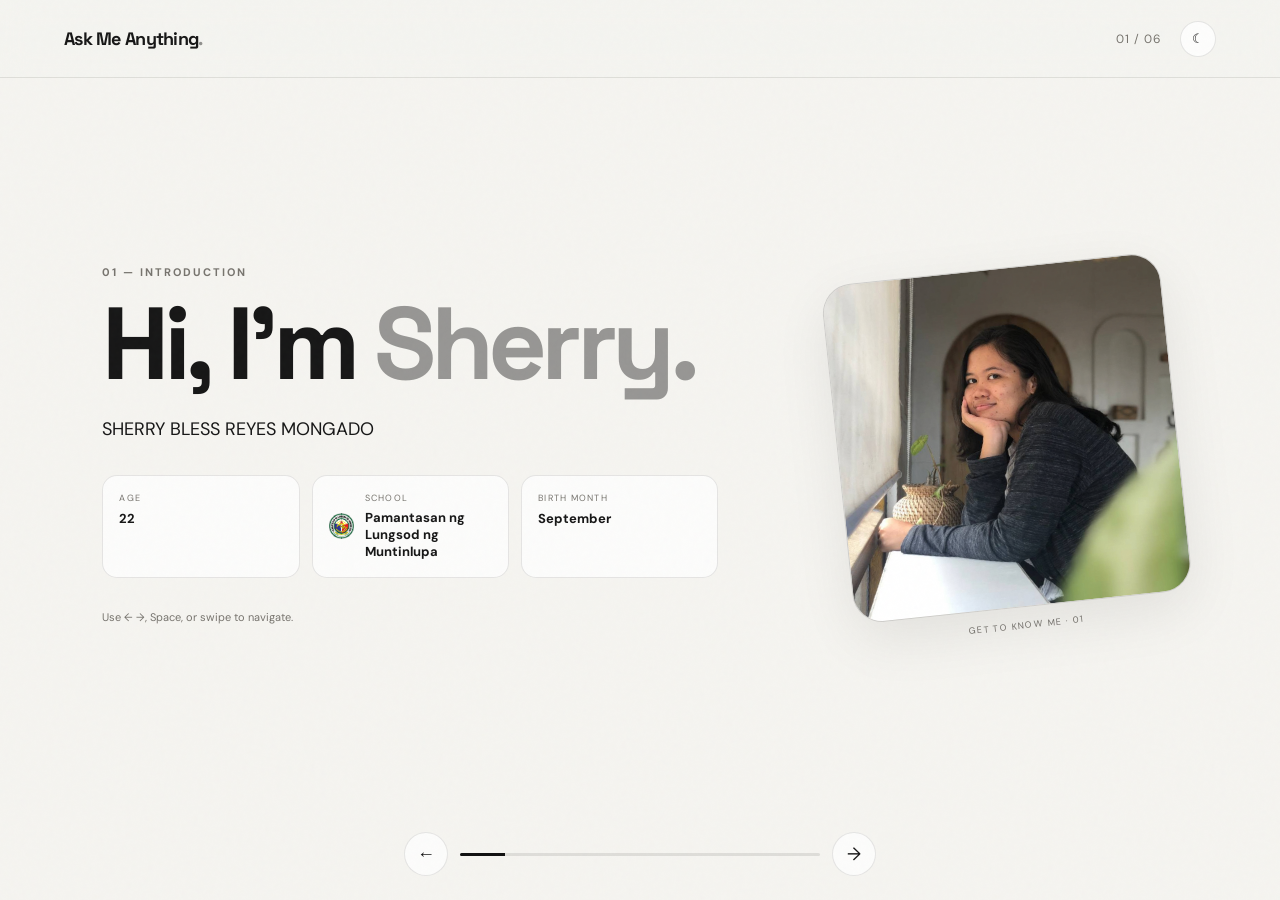
<file: index.html>
<!DOCTYPE html>
<html lang="en">
<head>
<meta charset="UTF-8">
<meta name="viewport" content="width=device-width,initial-scale=1.0">
<meta name="description" content="Sherry's interactive AMA presentation">
<title>AMA — Sherry</title>
<link rel="stylesheet" href="style.css">
</head>
<body data-slide="1">
<div class="noise"></div>
<header>
    <div class="brand">Ask Me Anything<span>.</span></div>
    <div class="right"><span>01 / 06</span><button id="theme">☾</button></div>
</header>

<main id="presentation">
    <section class="slide active">
        <div class="hero"><div>
            <p class="eyebrow">01 — INTRODUCTION</p>
            <h1>Hi, I'm <span>Sherry.</span></h1>
            <p class="lead">SHERRY BLESS REYES MONGADO</p>

            <div class="facts">
    <div>
        <small>AGE</small>
        <b>22</b>
    </div>

    <div class="fact-school">
        <img src="logo.png" alt="School logo" onerror="this.style.display='none'">
        <div>
            <small>SCHOOL</small>
            <b>Pamantasan ng Lungsod ng Muntinlupa</b>
        </div>
    </div>

    <div>
        <small>BIRTH MONTH</small>
        <b>September</b>
    </div>
</div>
        <p class="hint">Use ← →, Space, or swipe to navigate.</p></div>
        <div class="profile">
             <div class="grad-pop">🎓 I graduated with a BS in Information Technology!</div>
            <div class="photo">
                <img src="black.png" alt="black" onerror="this.style.display='none';this.parentElement.classList.add('placeholder')">
                <img class="alt" src="grad.png" alt="Sherry at graduation" onerror="this.style.display='none'">
                <span>YOUR<br>PHOTO</span>
            </div>
            <small>GET TO KNOW ME · 01</small>
        </div>
    </div>
</section>
</main>

<nav>
    <button id="prev" disabled>←</button>
    <div class="bar">
        <span style="width:12.5%"></span>
    </div>
    <a id="next" href="journey.html">→</a>
</nav>

<div id="toast"></div>
<script src="script.js"></script>
</body>
</html>
</file>
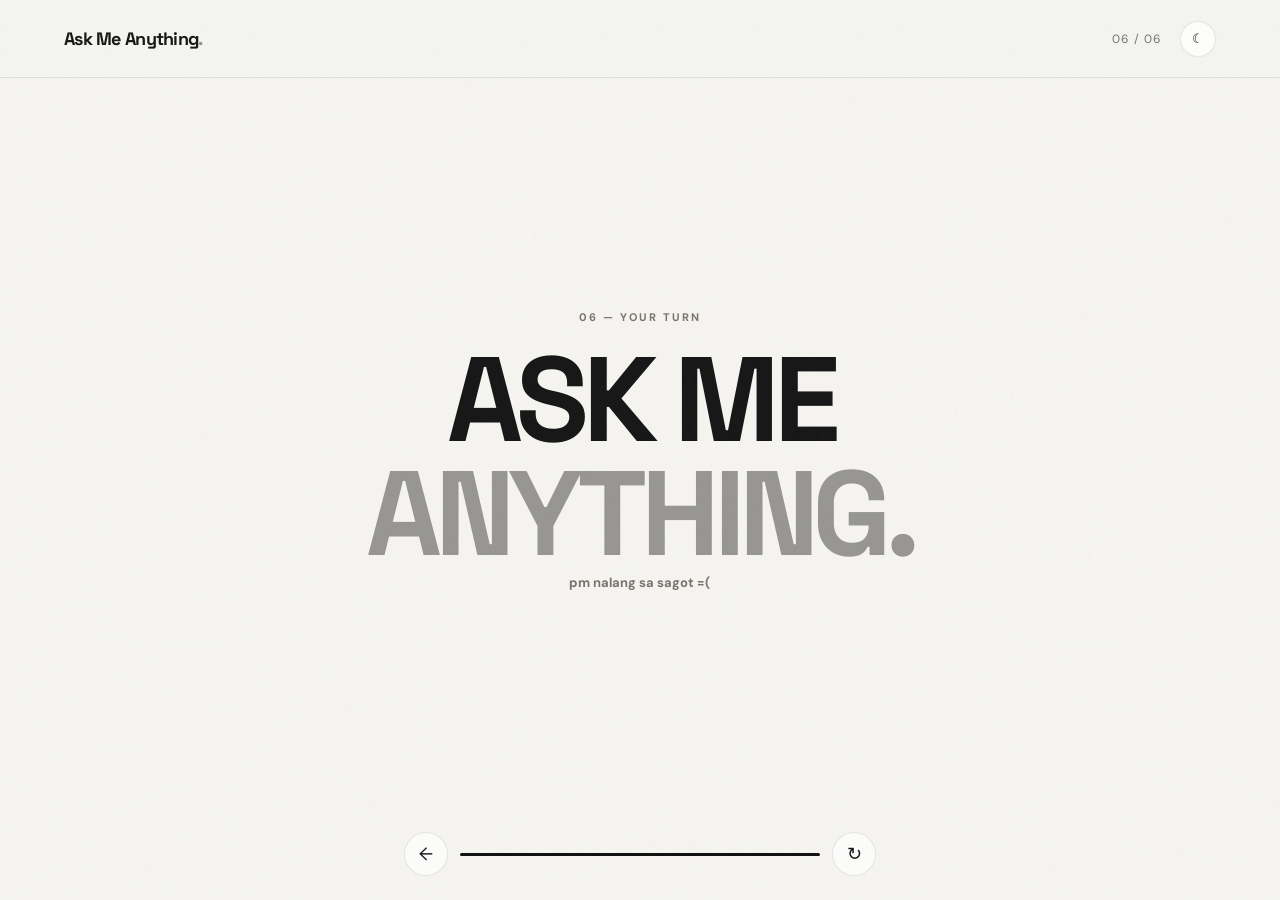
<file: ama.html>
<!DOCTYPE html>
<html lang="en">
    <head>
        <meta charset="UTF-8">
        <meta name="viewport" content="width=device-width,initial-scale=1.0">
        <title>AMA — Ask Me Anything</title>
        <link rel="stylesheet" href="style.css">
    </head>
    
    <body data-slide="6">
        <div class="noise"></div>
        <header>
            <div class="brand">Ask Me Anything<span>.</span></div>
            <div class="right"><span>06 / 06</span>
                <button id="theme">☾</button>
            </div>
        </header>
        
        <main>
            <section class="slide final">
                <div>
                    <p class="eyebrow">06 — YOUR TURN</p>
                    <h2>ASK ME<br><span>ANYTHING.</span></h2>
                    
                    
                    <strong class="tag">pm nalang sa sagot =( </strong>
                </div>
            </section>
        </main>
        <nav>
            <a href="favorites.html">←</a>
            <div class="bar">
                <span style="width:100%"></span>
            </div>
            <a href="index.html">↻</a>
        </nav>
        <div id="toast"></div>
        <script src="script.js"></script>
    </body>
    </html>
</file>
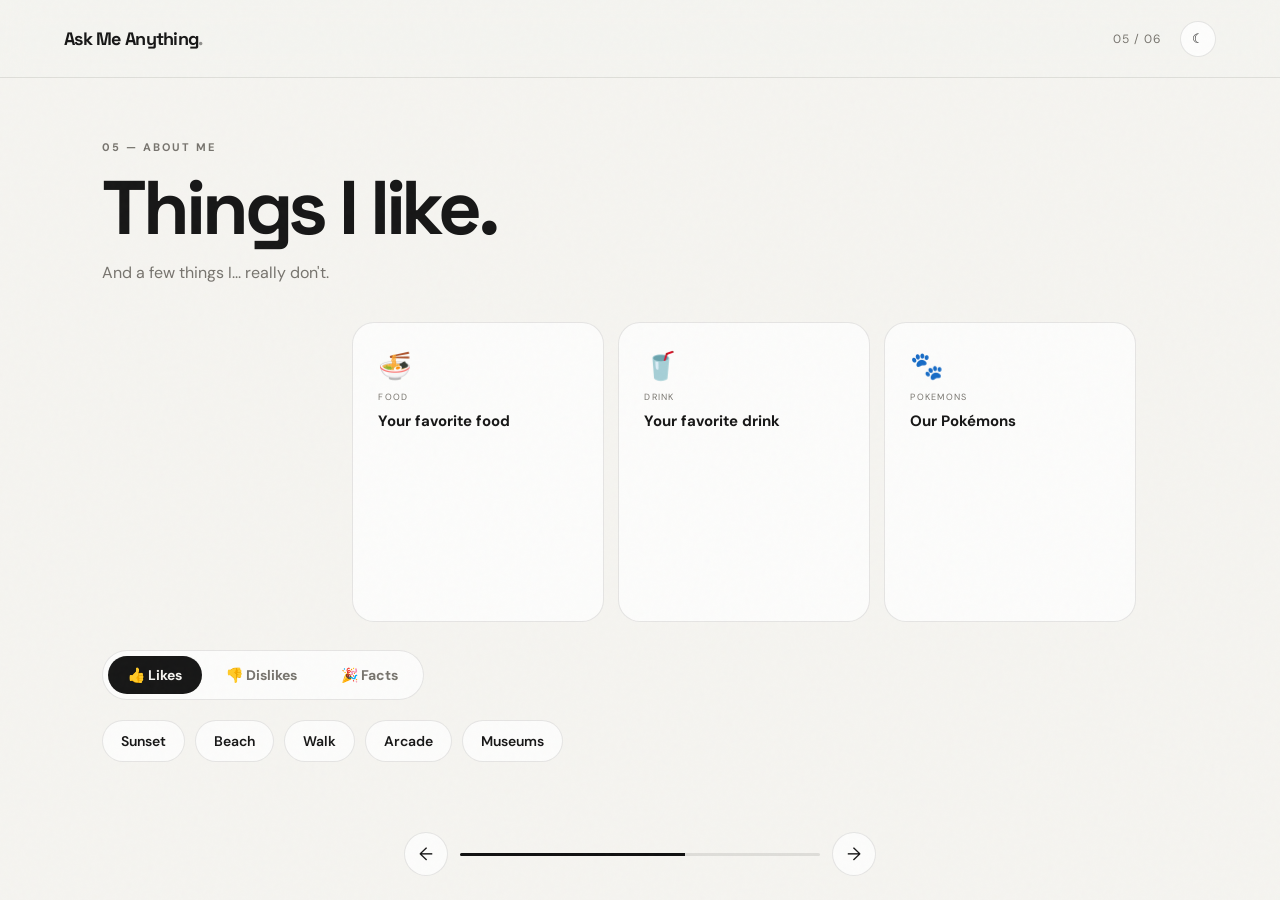
<file: favorites.html>
<!DOCTYPE html>
<html lang="en">
    <head>
        <meta charset="UTF-8">
        <meta name="viewport" content="width=device-width,initial-scale=1.0">
        <title>AMA — Favorites</title>
        <link rel="stylesheet" href="style.css">
    </head>
    
    <body data-slide="5">
        <div class="noise"></div>
        <header>
            <div class="brand">Ask Me Anything<span>.</span></div>
            
            <div class="right"><span>05 / 06</span>
                <button id="theme">☾</button>
            </div>
        </header>
        
        <main>
    <section class="slide">
        <div class="head">
            <p class="eyebrow">05 — ABOUT ME</p>
            <h2>Things I like.</h2>
            <p>And a few things I... really don't.</p>
        </div>

        <div class="favorites">

    <!-- FOOD -->
    <div class="flip" tabindex="0">
        <div class="flip-inner">
            <div class="flip-face flip-front">
                <span class="fav-emoji">🍜</span><small>FOOD</small><b>Your favorite food</b>
            </div>
            <div class="flip-face flip-back">
                <img src="salmon.png" alt="My favorite food" onerror="this.style.display='none'">
                <span class="flip-cap">Sinigang (Pink Salmon Belly)</span>
            </div>
        </div>
    </div>

    <!-- DRINK -->
    <div class="flip" tabindex="0">
        <div class="flip-inner">
            <div class="flip-face flip-front">
                <span class="fav-emoji">🥤</span><small>DRINK</small><b>Your favorite drink</b>
            </div>
            <div class="flip-face flip-back">
                <img src="lemon.png" alt="My favorite drink" onerror="this.style.display='none'">
                <span class="flip-cap">Cucumber & Lemon</span>
            </div>
        </div>
    </div>

    <!-- POKEMONS: 4 images -->
    <div class="flip" tabindex="0">
        <div class="flip-inner">
            <div class="flip-face flip-front">
                <span class="fav-emoji">🐾</span><small>POKEMONS</small><b>Our Pokémons</b>
            </div>
            <div class="flip-face flip-back grid4">
                <div class="tile"><img src="nice.png" alt="Pokémon 1" onerror="this.style.display='none'"></div>
                <div class="tile"><img src="covi.png" alt="Pokémon 2" onerror="this.style.display='none'"></div>
                <div class="tile"><img src="nova.png" alt="Pokémon 3" onerror="this.style.display='none'"></div>
                <div class="tile"><img src="galore.png" alt="Pokémon 4" onerror="this.style.display='none'"></div>
            </div>
        </div>
    </div>

</div>

        <div class="ld">
    <input type="radio" name="ld" id="ld-like" checked>
    <input type="radio" name="ld" id="ld-dislike">
    <input type="radio" name="ld" id="ld-fun">

    <div class="ld-tabs">
        <label for="ld-like">👍 Likes</label>
        <label for="ld-dislike">👎 Dislikes</label>
        <label for="ld-fun">🎉 Facts</label>
    </div>

    <div class="ld-panel like">
        <span class="chip">Sunset</span>
        <span class="chip">Beach</span>
        <span class="chip">Walk</span>
        <span class="chip">Arcade</span>
        <span class="chip">Museums</span>
    
    </div>

    <div class="ld-panel dislike">
        <span class="chip">Rain</span>
        <span class="chip">Frog</span>
        <span class="chip">Duck</span>
        <span class="chip">Okra</span>
        <span class="chip">Alugbati</span>
    </div>

    <div class="ld-panel fun">
        <div class="fact"><small>FACT 01</small><p>I remember people’s surnames better than their first names.</p></div>
        <div class="fact"><small>FACT 02</small><p>I think in pictures more than words.</p></div>
        <div class="fact"><small>FACT 03</small><p>I somehow make simple things complicated.</p></div>
    </div>
</div>
    </section>
</main>
        
        <nav>
            <a href="hobbies.html">←</a>
            <div class="bar">
                <span style="width:62.5%"></span>
            </div><a href="ama.html">→</a>
        </nav>
        
        <div id="toast"></div><script src="script.js"></script>
    </body>
    </html>
</file>
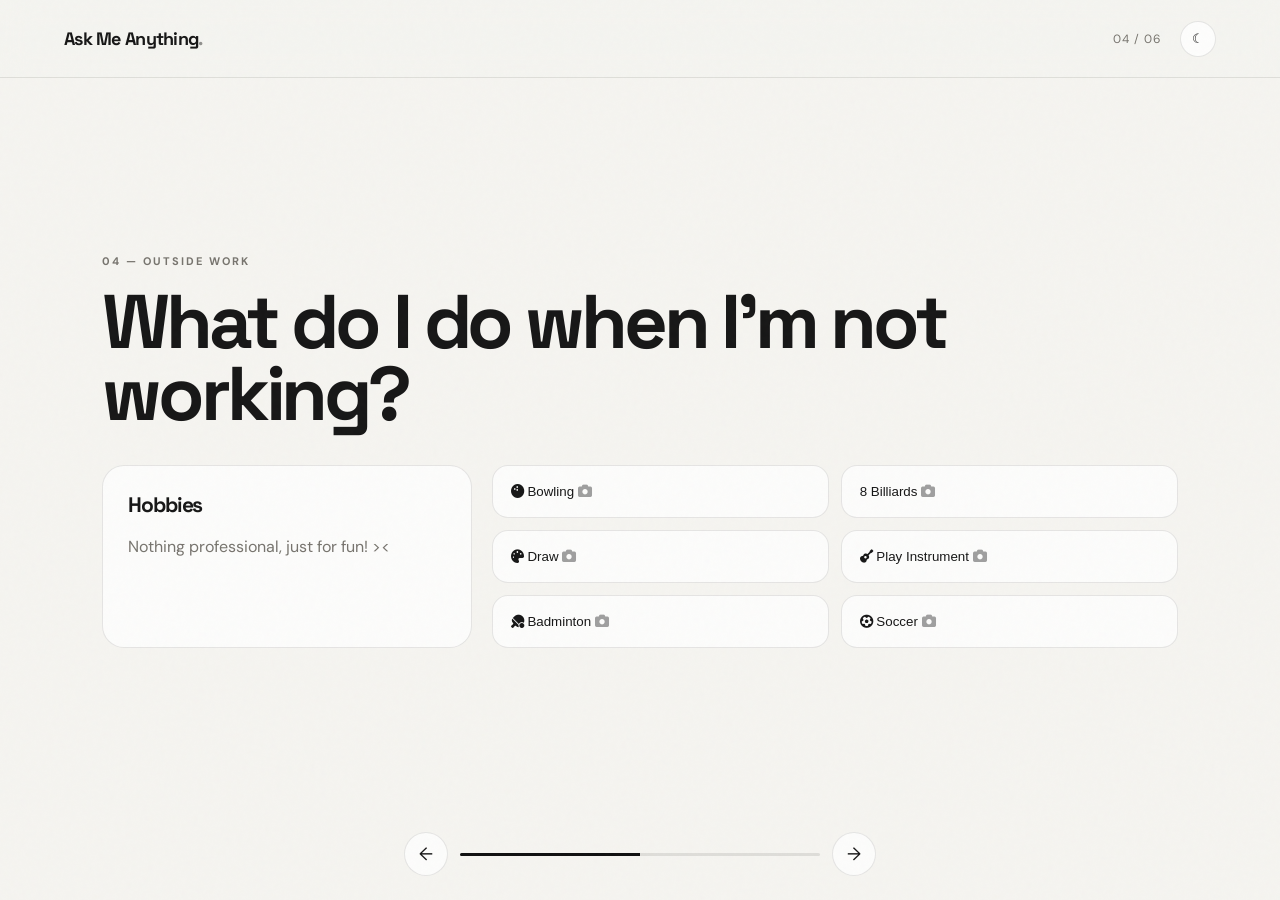
<file: hobbies.html>
<!DOCTYPE html>
<html lang="en">
    <head>
        <meta charset="UTF-8">
        <meta name="viewport" content="width=device-width,initial-scale=1.0">
        <title>AMA — Outside Work</title>
        <link rel="stylesheet" href="https://cdnjs.cloudflare.com/ajax/libs/font-awesome/6.5.1/css/all.min.css">
        <link rel="stylesheet" href="style.css">
    </head>

    <body data-slide="4">
        <div class="noise"></div>
        <header>
            <div class="brand">Ask Me Anything<span>.</span></div>
            <div class="right">
                <span>04 / 06</span>
                <button id="theme">☾</button>
            </div>
        </header>

        <main>
            <section class="slide">
                <div class="head">
                    <p class="eyebrow">04 — OUTSIDE WORK</p>
                    <h2>What do I do when I'm not working?</h2>
                </div>
                <div class="hobbies">
                    <div class="feature">
                        <h3>Hobbies</h3>
                        <p>Nothing professional, just for fun! >< </p>
                    </div> 
                    <div class="pills">
    <button data-title="Bowling" data-caption="Strike  or gutter, depends on the ball ><" data-photos="bowling.png, boling.png">
        <i class="fa-solid fa-bowling-ball"></i> Bowling <i class="fa-solid fa-camera cam"></i>
    </button>
    <button data-title="Billiards" data-caption="Don't ask how. I don't know either -_-" data-photos="bilyard.mp4">
    <span class="ball8">8</span> Billiards <i class="fa-solid fa-camera cam"></i>
</button>
    <button data-title="Arts" data-caption="When boredom hits me TT" data-photos="josh.png, archi.png, kaisen.png, zeke.png, hanji.png, mikasa.png, tooth.png, wolf.png">
        <i class="fa-solid fa-palette"></i> Draw <i class="fa-solid fa-camera cam"></i>
    </button>
    <button data-title="Music Instrument" data-caption="Practice makes... less noise = ]" data-photos="guitkal.png">
        <i class="fa-solid fa-guitar"></i> Play Instrument <i class="fa-solid fa-camera cam"></i>
    </button>
    <button data-title="Badminton" data-caption="Smashingmachine!" data-photos="bad.mp4">
        <i class="fa-solid fa-table-tennis-paddle-ball"></i> Badminton <i class="fa-solid fa-camera cam"></i>
    </button>
    <button data-title="Soccer" data-caption="Tried to imitate the tree???" data-photos="soccer.png">
        <i class="fa-solid fa-futbol"></i> Soccer <i class="fa-solid fa-camera cam"></i>
    </button>
</div>
                </div>
            </section>
        </main>

       <nav>
    <a href="work.html">←</a>
    <div class="bar">
        <span style="width:50%"></span>
    </div>
    <a href="favorites.html">→</a>
</nav>

<div id="toast"></div>

<div id="hobby-modal" class="hm" aria-hidden="true">
    <div class="hm-card" role="dialog" aria-modal="true" aria-labelledby="hm-title">
        <button class="hm-close" aria-label="Close">×</button>
        <div class="hm-frame">
    <img id="hm-img" alt="">
    <video id="hm-video" controls playsinline preload="metadata"></video>
    <div class="hm-empty">ADD PHOTO</div>
</div>
        <div class="hm-info">
            <div>
                <h3 id="hm-title"></h3>
                <p id="hm-cap"></p>
            </div>
            <div class="hm-ctrl">
                <button class="hm-prev" aria-label="Previous photo">‹</button>
                <span id="hm-count"></span>
                <button class="hm-next" aria-label="Next photo">›</button>
            </div>
        </div>
    </div>
</div>

<script src="script.js"></script>
<script src="hobbies.js"></script>
    </body>
</html>
</file>
<file: style.css>
@import url('https://fonts.googleapis.com/css2?family=DM+Sans:wght@400;500;600;700&family=Space+Grotesk:wght@500;600;700&display=swap');

:root {
  --bg: #f5f4f0;
  --text: #171717;
  --muted: #77746e;
  --card: rgba(255,255,255,.72);
  --border: rgba(23,23,23,.10);
  --accent: #111111;
  --accent-soft: rgba(17,17,17,.07);
  --shadow: 0 18px 55px rgba(0,0,0,.08);
}

body.dark {
  --bg: #111111;
  --text: #f5f4f0;
  --muted: #aaa69e;
  --card: rgba(30,30,30,.72);
  --border: rgba(255,255,255,.12);
  --accent: #ffffff;
  --accent-soft: rgba(255,255,255,.08);
  --shadow: 0 18px 55px rgba(0,0,0,.28);
}

* { box-sizing: border-box; }
html, body { margin: 0; min-height: 100%; }
body {
  font-family: 'DM Sans', sans-serif;
  background: var(--bg);
  color: var(--text);
  overflow-x: hidden;
  transition: background .3s ease, color .3s ease;
}

.noise {
  position: fixed; inset: 0; pointer-events: none; opacity: .035; z-index: 100;
  background-image: url("data:image/svg+xml,%3Csvg viewBox='0 0 180 180' xmlns='http://www.w3.org/2000/svg'%3E%3Cfilter id='n'%3E%3CfeTurbulence type='fractalNoise' baseFrequency='.9' numOctaves='4' stitchTiles='stitch'/%3E%3C/filter%3E%3Crect width='100%25' height='100%25' filter='url(%23n)' opacity='.6'/%3E%3C/svg%3E");
}

header {
  position: fixed; top: 0; left: 0; right: 0; height: 78px; z-index: 50;
  display: flex; align-items: center; justify-content: space-between;
  padding: 0 5vw; border-bottom: 1px solid var(--border);
  background: color-mix(in srgb, var(--bg) 82%, transparent);
  backdrop-filter: blur(14px);
}
.brand { font-family: 'Space Grotesk', sans-serif; font-weight: 700; letter-spacing: -.04em; font-size: 18px; }
.brand span { opacity: .45; }
.right { display: flex; align-items: center; gap: 18px; color: var(--muted); font-size: 12px; letter-spacing: .08em; }
#theme { width: 36px; height: 36px; border-radius: 50%; border: 1px solid var(--border); background: var(--card); color: var(--text); cursor: pointer; }

main { min-height: 100vh; }
.slide {
  min-height: 100vh; padding: 125px 8vw 125px; display: flex; flex-direction: column; justify-content: center;
  animation: pageIn .55s cubic-bezier(.2,.8,.2,1) both;
}
@keyframes pageIn { from { opacity: 0; transform: translateY(20px); } to { opacity: 1; transform: translateY(0); } }

.eyebrow { margin: 0 0 16px; font-size: 11px; letter-spacing: .18em; color: var(--muted); font-weight: 700; }
h1,h2,h3 { font-family: 'Space Grotesk', sans-serif; letter-spacing: -.055em; margin: 0; }
h1 { font-size: clamp(54px, 8vw, 108px); line-height: .92; }
h1 span, h2 span { opacity: .42; }
h2 { font-size: clamp(40px, 6vw, 76px); line-height: .95; max-width: 850px; }
h3 { font-size: 21px; }
p { color: var(--muted); line-height: 1.65; }
.lead { font-size: 18px; margin: 24px 0 30px; color: var(--text); }
.hint { font-size: 11px; margin-top: 30px; }

.hero { display: grid; grid-template-columns: 1.25fr .75fr; align-items: center; gap: 7vw; }
.facts { display: grid; grid-template-columns: repeat(3, 1fr); gap: 12px; max-width: 760px; }
.facts > div { padding: 16px; border: 1px solid var(--border); border-radius: 15px; background: var(--card); }
.facts small, .facts b, .facts a { display: block; }
.facts small { font-size: 9px; letter-spacing: .14em; color: var(--muted); margin-bottom: 6px; }
.facts b, .facts a { font-size: 13px; color: var(--text); text-decoration: none; }
.facts a:hover { text-decoration: underline; }
.profile { justify-self: end; text-align: center; }
.photo { width: min(31vw, 340px); aspect-ratio: 1; border-radius: 30px; overflow: hidden; border: 1px solid var(--border); background: var(--accent-soft); position: relative; box-shadow: var(--shadow); }
.photo img { width: 100%; height: 100%; object-fit: cover; display: block; }
.photo span { display: none; position: absolute; inset: 0; place-items: center; color: var(--muted); font-size: 13px; letter-spacing: .12em; }
.photo.placeholder span { display: grid; }
.profile > small { display: block; margin-top: 12px; font-size: 9px; letter-spacing: .16em; color: var(--muted); }

.head { margin-bottom: 35px; }
.head > p:last-child { max-width: 620px; margin-bottom: 0; }
.timeline { display: grid; grid-template-columns: repeat(2, 1fr); gap: 14px; max-width: 1050px; }
.timeline article { display: grid; grid-template-columns: 42px 1fr; gap: 18px; padding: 24px; border: 1px solid var(--border); border-radius: 20px; background: var(--card); transition: transform .25s ease, border-color .25s ease; }
.timeline article:hover { transform: translateY(-5px); border-color: var(--accent); }
.timeline i, .goals i { font-style: normal; color: var(--muted); font-size: 11px; }
.timeline small, .goals small, .about small, .favorites small { font-size: 9px; letter-spacing: .14em; color: var(--muted); }
.timeline h3 { margin-top: 5px; }
.timeline p { margin-bottom: 0; font-size: 14px; }
.journey-quote, .quote { margin-top: 25px; padding: 20px 24px; border-left: 2px solid var(--accent); max-width: 800px; }
.journey-quote p, .quote { margin: 0; color: var(--text); font-family: 'Space Grotesk', sans-serif; font-size: 20px; letter-spacing: -.02em; }

.cards { display: grid; grid-template-columns: repeat(2, minmax(0, 1fr)); gap: 14px; max-width: 900px; }
.cards button { min-height: 170px; padding: 25px; border: 1px solid var(--border); border-radius: 22px; background: var(--card); color: var(--text); text-align: left; cursor: pointer; transition: .25s ease; }
.cards button:hover { transform: translateY(-5px); border-color: var(--accent); }
.cards button strong { display: block; margin-top: 28px; font-family: 'Space Grotesk'; font-size: 22px; }

.hobbies { display: grid; grid-template-columns: .7fr 1.3fr; gap: 20px; }
.feature, .about > div, .favorites > div, .goals article { border: 1px solid var(--border); background: var(--card); border-radius: 22px; padding: 25px; }
.feature span { font-size: 40px; }
.pills { display: grid; grid-template-columns: repeat(2, 1fr); gap: 12px; }
.pills button, .questions button { border: 1px solid var(--border); background: var(--card); color: var(--text); border-radius: 16px; padding: 18px; cursor: pointer; text-align: left; transition: .2s ease; }
.pills button:hover, .questions button:hover { transform: translateY(-3px); border-color: var(--accent); }

.favorites { display: grid; grid-template-columns: repeat(3, 1fr); gap: 14px; }
.favorites > div { display: flex; flex-direction: column; gap: 8px; font-size: 27px; }
.favorites b { font-size: 15px; }

.about { display: grid; grid-template-columns: repeat(2, 1fr); gap: 14px; }
.about h3 { margin-top: 8px; }
.about p { margin-bottom: 0; font-size: 14px; }
.about .accent { background: var(--text); color: var(--bg); }
.about .accent p, .about .accent small { color: var(--bg); opacity: .7; }

.goals { display: grid; grid-template-columns: repeat(3, 1fr); gap: 14px; }
.goals h3 { margin-top: 15px; }
.goals p { font-size: 14px; }

.final { text-align: center; align-items: center; }
.final h2 { font-size: clamp(58px, 10vw, 120px); }
.final > div > p:not(.eyebrow) { margin-bottom: 30px; }
.questions { display: grid; grid-template-columns: repeat(2, 1fr); gap: 10px; max-width: 760px; margin: 0 auto 30px; }
.questions button { text-align: center; }
.tag { font-size: 13px; color: var(--muted); }

nav { position: fixed; bottom: 24px; left: 50%; transform: translateX(-50%); display: flex; align-items: center; gap: 12px; z-index: 50; }
nav button, nav a { width: 44px; height: 44px; display: grid; place-items: center; border-radius: 50%; border: 1px solid var(--border); background: var(--card); color: var(--text); text-decoration: none; cursor: pointer; font-size: 18px; }
.bar { width: min(34vw, 360px); height: 3px; background: var(--border); overflow: hidden; border-radius: 99px; }
.bar span { display: block; height: 100%; width: 12.5%; background: var(--accent); transition: width .35s ease; }
#toast { position: fixed; left: 50%; bottom: 90px; transform: translate(-50%, 15px); padding: 12px 17px; border: 1px solid var(--border); background: var(--card); backdrop-filter: blur(12px); border-radius: 99px; color: var(--text); opacity: 0; pointer-events: none; transition: .25s ease; z-index: 90; font-size: 13px; box-shadow: var(--shadow); }
#toast.show { opacity: 1; transform: translate(-50%, 0); }

.profile{transform:rotate(-6deg);transition:transform .3s ease}
.profile:hover{transform:rotate(0deg) scale(1.02)}

.profile{position:relative}

/* second image fades in on hover */
.photo img.alt{position:absolute;inset:0;opacity:0;transition:opacity .35s ease}
.profile:hover .photo img.alt,
.profile.show .photo img.alt{opacity:1}

/* graduation popup */
.grad-pop{
  position:absolute;left:50%;top:-22px;
  transform:translate(-50%,10px);
  padding:10px 16px;
  border-radius:99px;
  background:var(--text);color:var(--bg);
  font-size:13px;font-weight:700;white-space:nowrap;
  box-shadow:var(--shadow);
  opacity:0;visibility:hidden;pointer-events:none;
  transition:opacity .25s ease,transform .25s ease,visibility .25s ease;
  z-index:5;
}
.profile:hover .grad-pop,
.profile.show .grad-pop{opacity:1;visibility:visible;transform:translate(-50%,0)}

@media (max-width: 850px) {
  header { height: 66px; padding: 0 5vw; }
  .slide { padding: 100px 6vw 105px; }
  .hero, .hobbies { grid-template-columns: 1fr; }
  .profile { justify-self: start; order: -1; }
  .photo { width: 170px; border-radius: 22px; }
  .facts, .timeline, .cards, .favorites, .about, .goals, .questions { grid-template-columns: 1fr; }
  .facts { gap: 8px; }
  .facts > div { padding: 12px; }
  .timeline article { padding: 18px; }
  .pills { grid-template-columns: 1fr; }
  .bar { width: 30vw; }
  h1 { font-size: clamp(48px, 16vw, 78px); }
  h2 { font-size: clamp(38px, 12vw, 60px); }
  .profile{transform:rotate(-3deg)}
}

.timeline article{
  position:relative;
  transition:transform .3s cubic-bezier(.2,.8,.2,1),box-shadow .3s ease,border-color .25s ease,background .25s ease;
}

@media (hover:hover){
  .timeline article:hover{
    z-index:10;
    background:var(--bg);
    border-color:var(--accent);
    box-shadow:var(--shadow);
  }
  .timeline article:hover p{
    color:var(--text);
  }
}

.timeline article:hover{transform:none;border-color:var(--accent)}

.spotlight{
  position:fixed;inset:0;
  display:grid;place-items:center;
  padding:20px;
  background:rgba(0,0,0,.35);
  backdrop-filter:blur(5px);
  opacity:0;visibility:hidden;pointer-events:none;
  transition:opacity .25s ease,visibility .25s ease;
  z-index:60;
}
.spotlight.show{opacity:1;visibility:visible}

.spotlight-card{
  display:grid;grid-template-columns:48px 1fr;gap:22px;
  width:min(560px,100%);
  padding:36px;
  border:1px solid var(--accent);
  border-radius:26px;
  background:var(--bg);
  box-shadow:var(--shadow);
  transform:scale(.92);
  transition:transform .3s cubic-bezier(.2,.8,.2,1);
}
.spotlight.show .spotlight-card{transform:scale(1)}

.spotlight-card i{font-style:normal;color:var(--muted);font-size:13px}
.spotlight-card small{font-size:10px;letter-spacing:.14em;color:var(--muted)}
.spotlight-card h3{font-size:28px;margin-top:8px}
.spotlight-card p{font-size:17px;line-height:1.7;color:var(--text);margin:14px 0 0}

/*Work Css*/

.exp{display:grid;grid-template-columns:repeat(2,1fr);gap:14px;max-width:1050px}
.exp-card{padding:26px;border:1px solid var(--border);border-radius:22px;background:var(--card);transition:transform .25s ease,border-color .25s ease}
.exp-card:hover{transform:translateY(-5px);border-color:var(--accent)}
.exp-card small{font-size:9px;letter-spacing:.14em;color:var(--muted)}
.exp-card h3{margin:6px 0 10px}
.exp-card p{margin:0;font-size:14px}

.exp-card.wide{grid-column:1 / -1;display:grid;grid-template-columns:.9fr 1.1fr;gap:28px;align-items:center}
.exp-card.wide h3{font-size:30px}
.exp-card.wide p{font-size:15px}

.exp-photo{margin:0;position:relative;aspect-ratio:4/3;border-radius:16px;overflow:hidden;background:var(--accent-soft);border:1px solid var(--border)}
.exp-photo img{width:100%;height:100%;object-fit:cover;display:block}
.exp-photo figcaption{position:absolute;left:12px;bottom:12px;padding:6px 12px;border-radius:99px;background:var(--bg);color:var(--text);font-size:11px;font-weight:700}
.exp-photo.missing::after{content:"ADD PHOTO";position:absolute;inset:0;display:grid;place-items:center;color:var(--muted);font-size:12px;letter-spacing:.14em}

@media (max-width:850px){
  .exp,.exp-card.wide{grid-template-columns:1fr}
}

/*for carousel*/
.exp-card.wide.reverse{grid-template-columns:1.1fr .9fr}

.carousel{position:relative;aspect-ratio:4/3;border-radius:16px;overflow:hidden;border:1px solid var(--border);background:var(--accent-soft)}
.car-track{display:flex;height:100%;transition:transform .3s cubic-bezier(.2,.8,.2,1)}
.car-slide{flex:0 0 100%;margin:0;position:relative}
.car-slide img{width:100%;height:100%;object-fit:cover;display:block}
.car-slide figcaption{position:absolute;left:12px;top:12px;padding:6px 12px;border-radius:99px;background:var(--bg);color:var(--text);font-size:11px;font-weight:700}
.car-slide.missing::after{content:"ADD PHOTO";position:absolute;inset:0;display:grid;place-items:center;color:var(--muted);font-size:12px;letter-spacing:.14em}

/* favorites cards */
.favorites{grid-template-columns:repeat(4,1fr);max-width:1050px}
.favorites>div{transition:transform .25s ease,border-color .25s ease}
.favorites>div:hover{transform:translateY(-5px);border-color:var(--accent)}
.fav-emoji{display:inline-block;align-self:flex-start;transition:transform .3s cubic-bezier(.34,1.56,.64,1)}
.favorites>div:hover .fav-emoji{transform:scale(1.25) rotate(-8deg)}

/* likes / dislikes */
.ld{position:relative;margin-top:28px;max-width:1050px}
.ld>input{position:absolute;opacity:0;pointer-events:none}

.ld-tabs{display:inline-flex;gap:4px;padding:5px;border:1px solid var(--border);border-radius:99px;background:var(--card)}
.ld-tabs label{padding:10px 20px;border-radius:99px;font-size:14px;font-weight:700;color:var(--muted);cursor:pointer;transition:background .25s ease,color .25s ease}
#ld-like:checked~.ld-tabs label[for="ld-like"],
#ld-dislike:checked~.ld-tabs label[for="ld-dislike"]{background:var(--text);color:var(--bg)}
#ld-like:focus-visible~.ld-tabs label[for="ld-like"],
#ld-dislike:focus-visible~.ld-tabs label[for="ld-dislike"]{outline:2px solid var(--accent);outline-offset:2px}

.ld-panel{display:none;flex-wrap:wrap;gap:10px;margin-top:20px}
#ld-like:checked~.ld-panel.like,
#ld-dislike:checked~.ld-panel.dislike{display:flex}

.chip{padding:11px 18px;border:1px solid var(--border);border-radius:99px;background:var(--card);font-size:14px;font-weight:600;
  animation:chipIn .4s cubic-bezier(.34,1.56,.64,1) backwards;
  transition:transform .2s ease,border-color .2s ease}
.chip:hover{transform:translateY(-3px) rotate(-2deg);border-color:var(--accent)}
.ld-panel.dislike .chip{border-style:dashed}
.chip:nth-child(2){animation-delay:.05s}
.chip:nth-child(3){animation-delay:.1s}
.chip:nth-child(4){animation-delay:.15s}
.chip:nth-child(5){animation-delay:.2s}
.chip:nth-child(6){animation-delay:.25s}
.chip:nth-child(n+7){animation-delay:.3s}
@keyframes chipIn{from{opacity:0;transform:scale(.7) translateY(10px)}to{opacity:1;transform:none}}
@media (prefers-reduced-motion:reduce){.chip{animation:none}}

/* responsive */
@media (max-width:1000px){.favorites{grid-template-columns:repeat(2,1fr)}}
@media (max-width:480px){
  .favorites{grid-template-columns:1fr}
  .ld-tabs{display:flex;width:100%}
  .ld-tabs label{flex:1;text-align:center;padding:10px 8px}
}

@media (max-width:850px){
  .exp-card.wide.reverse{grid-template-columns:1fr}
}

.fact-school{display:flex;align-items:center;gap:10px}
.fact-school img{width:26px;height:26px;flex-shrink:0;object-fit:contain;border-radius:6px}
.fact-school b{line-height:1.3}

.car-wrap{display:flex;align-items:center;gap:10px;min-width:0}
.car-wrap .carousel{flex:1;min-width:0}

.car-arrow{
  flex:0 0 38px;
  width:38px;height:38px;
  border-radius:50%;
  border:1px solid var(--border);
  background:var(--card);
  color:var(--text);
  font-size:22px;line-height:1;
  cursor:pointer;
  transition:transform .2s ease,border-color .2s ease;
}
.car-arrow:hover{border-color:var(--accent);transform:scale(1.1)}
.car-arrow:active{transform:scale(.95)}

@media (max-width:850px){
  .car-wrap{gap:6px}
  .car-arrow{flex-basis:32px;width:32px;height:32px;font-size:20px}
}

@media (min-width:851px){
  .exp-card.wide,
  .exp-card.wide.reverse{
    grid-template-columns:minmax(0,1fr) minmax(0,1fr);
  }
}

.carousel{width:100%;aspect-ratio:4/3}
.car-slide{min-width:0}
.car-slide img{width:100%;height:100%;object-fit:cover}

/*Hobbies part*/
/* camera hint on buttons */
.pills button i.cam{width:auto;margin-left:auto;font-size:14px;opacity:.4;transition:opacity .2s ease,transform .25s ease}
.pills button:hover i.cam{opacity:1}

/* photo popup */
.hm{position:fixed;inset:0;display:grid;place-items:center;padding:24px;background:rgba(0,0,0,.5);backdrop-filter:blur(6px);opacity:0;visibility:hidden;transition:opacity .25s ease,visibility .25s ease;z-index:70}
.hm.open{opacity:1;visibility:visible}

.hm-card{position:relative;width:min(420px,100%);padding:14px 14px 18px;background:#fff;color:#171717;border-radius:10px;box-shadow:0 30px 80px rgba(0,0,0,.4);transform:translateY(40px) rotate(-8deg) scale(.85);transition:transform .5s cubic-bezier(.34,1.56,.64,1)}
.hm.open .hm-card{transform:rotate(-2deg)}

.hm-frame{position:relative;aspect-ratio:1;border-radius:4px;overflow:hidden;background:#ececec}
.hm-frame img{width:100%;height:100%;object-fit:cover;display:block;transition:opacity .15s ease}
.hm-frame img.swap{opacity:0}
.hm-empty{display:none;position:absolute;inset:0;place-items:center;color:#888;font-size:12px;letter-spacing:.14em}
.hm-frame.missing .hm-empty{display:grid}
.hm-frame.missing img{visibility:hidden}

.hm-info{display:flex;align-items:center;justify-content:space-between;gap:12px;margin-top:14px;padding:0 4px}
.hm-info h3{margin:0;font-size:22px;color:#171717}
.hm-info p{margin:2px 0 0;font-size:13px;color:#666}
.hm-ctrl{display:flex;align-items:center;gap:8px;flex-shrink:0}
.hm-ctrl button{width:32px;height:32px;border-radius:50%;border:1px solid #ddd;background:#fff;color:#171717;font-size:18px;line-height:1;cursor:pointer;transition:border-color .2s ease}
.hm-ctrl button:hover{border-color:#171717}
.hm-ctrl span{min-width:32px;text-align:center;font-size:12px;color:#666}
.hm-card.single .hm-ctrl{display:none}

.hm-close{position:absolute;top:-14px;right:-14px;width:36px;height:36px;border:0;border-radius:50%;background:#171717;color:#fff;font-size:20px;line-height:1;cursor:pointer;box-shadow:0 6px 18px rgba(0,0,0,.35);z-index:2}
@media (prefers-reduced-motion:reduce){.hm-card{transition:none}}

/*for hobbies video*/
.hm-frame video{display:none;width:100%;height:100%;object-fit:contain;background:#000}
.hm-frame.is-video video{display:block}
.hm-frame.is-video img{display:none}
.hm-frame.missing video{visibility:hidden}

/* fun facts tab */
#ld-fun:checked~.ld-tabs label[for="ld-fun"]{background:var(--text);color:var(--bg)}
#ld-fun:focus-visible~.ld-tabs label[for="ld-fun"]{outline:2px solid var(--accent);outline-offset:2px}

.ld-panel.fun{display:none;grid-template-columns:repeat(auto-fit,minmax(230px,1fr));gap:12px;margin-top:20px}
#ld-fun:checked~.ld-panel.fun{display:grid}

.fact{padding:20px 22px;border:1px solid var(--border);border-radius:18px;background:var(--card);
  animation:chipIn .4s cubic-bezier(.34,1.56,.64,1) backwards;
  transition:transform .2s ease,border-color .2s ease}
.fact:hover{transform:translateY(-4px) rotate(-1deg);border-color:var(--accent)}
.fact small{font-size:9px;letter-spacing:.14em;color:var(--muted)}
.fact p{margin:8px 0 0;font-size:15px;line-height:1.55;color:var(--text)}
.fact:nth-child(2){animation-delay:.07s}
.fact:nth-child(3){animation-delay:.14s}
.fact:nth-child(n+4){animation-delay:.2s}

@media (max-width:480px){
  .ld-tabs label{font-size:13px;padding:10px 6px}
}

/* flip cards */
.favorites>.flip{
  height:300px;padding:0;border:0;background:none;
  display:block;perspective:1000px;cursor:pointer;
}
.favorites>.flip:hover{transform:none;border-color:transparent}

.flip-inner{
  position:relative;width:100%;height:100%;
  transform-style:preserve-3d;
  transition:transform .7s cubic-bezier(.2,.8,.2,1);
}
.flip:hover .flip-inner,
.flip.flipped .flip-inner{transform:rotateY(180deg)}

.flip-face{
  position:absolute;inset:0;
  border:1px solid var(--border);border-radius:22px;
  background:var(--card);overflow:hidden;
  backface-visibility:hidden;-webkit-backface-visibility:hidden;
}
.flip-front{
  display:flex;flex-direction:column;gap:8px;
  padding:25px;font-size:27px;
}
.flip-back{transform:rotateY(180deg);background:var(--accent-soft)}
.flip:focus-visible{outline:2px solid var(--accent);outline-offset:4px;border-radius:22px}

/* single photo (food, drink) */
.flip-back>img{width:100%;height:100%;object-fit:cover;display:block}
.flip-cap{
  position:absolute;left:12px;bottom:12px;
  padding:6px 12px;border-radius:99px;
  background:var(--bg);color:var(--text);
  font-size:11px;font-weight:700;
}

/* pokemon: 2 x 2 */
.flip-back.grid4{
  display:grid;grid-template-columns:1fr 1fr;grid-template-rows:1fr 1fr;
  gap:6px;padding:6px;
}
.tile{border-radius:16px;overflow:hidden;background:var(--accent-soft);min-height:0}
.tile img{width:100%;height:100%;object-fit:cover;display:block}

.favorites{
  margin-left:250px;
  margin-right:auto;
  width:500%;
}

@media (prefers-reduced-motion:reduce){
  .flip-inner{transition-duration:.01s}
}
</file>
